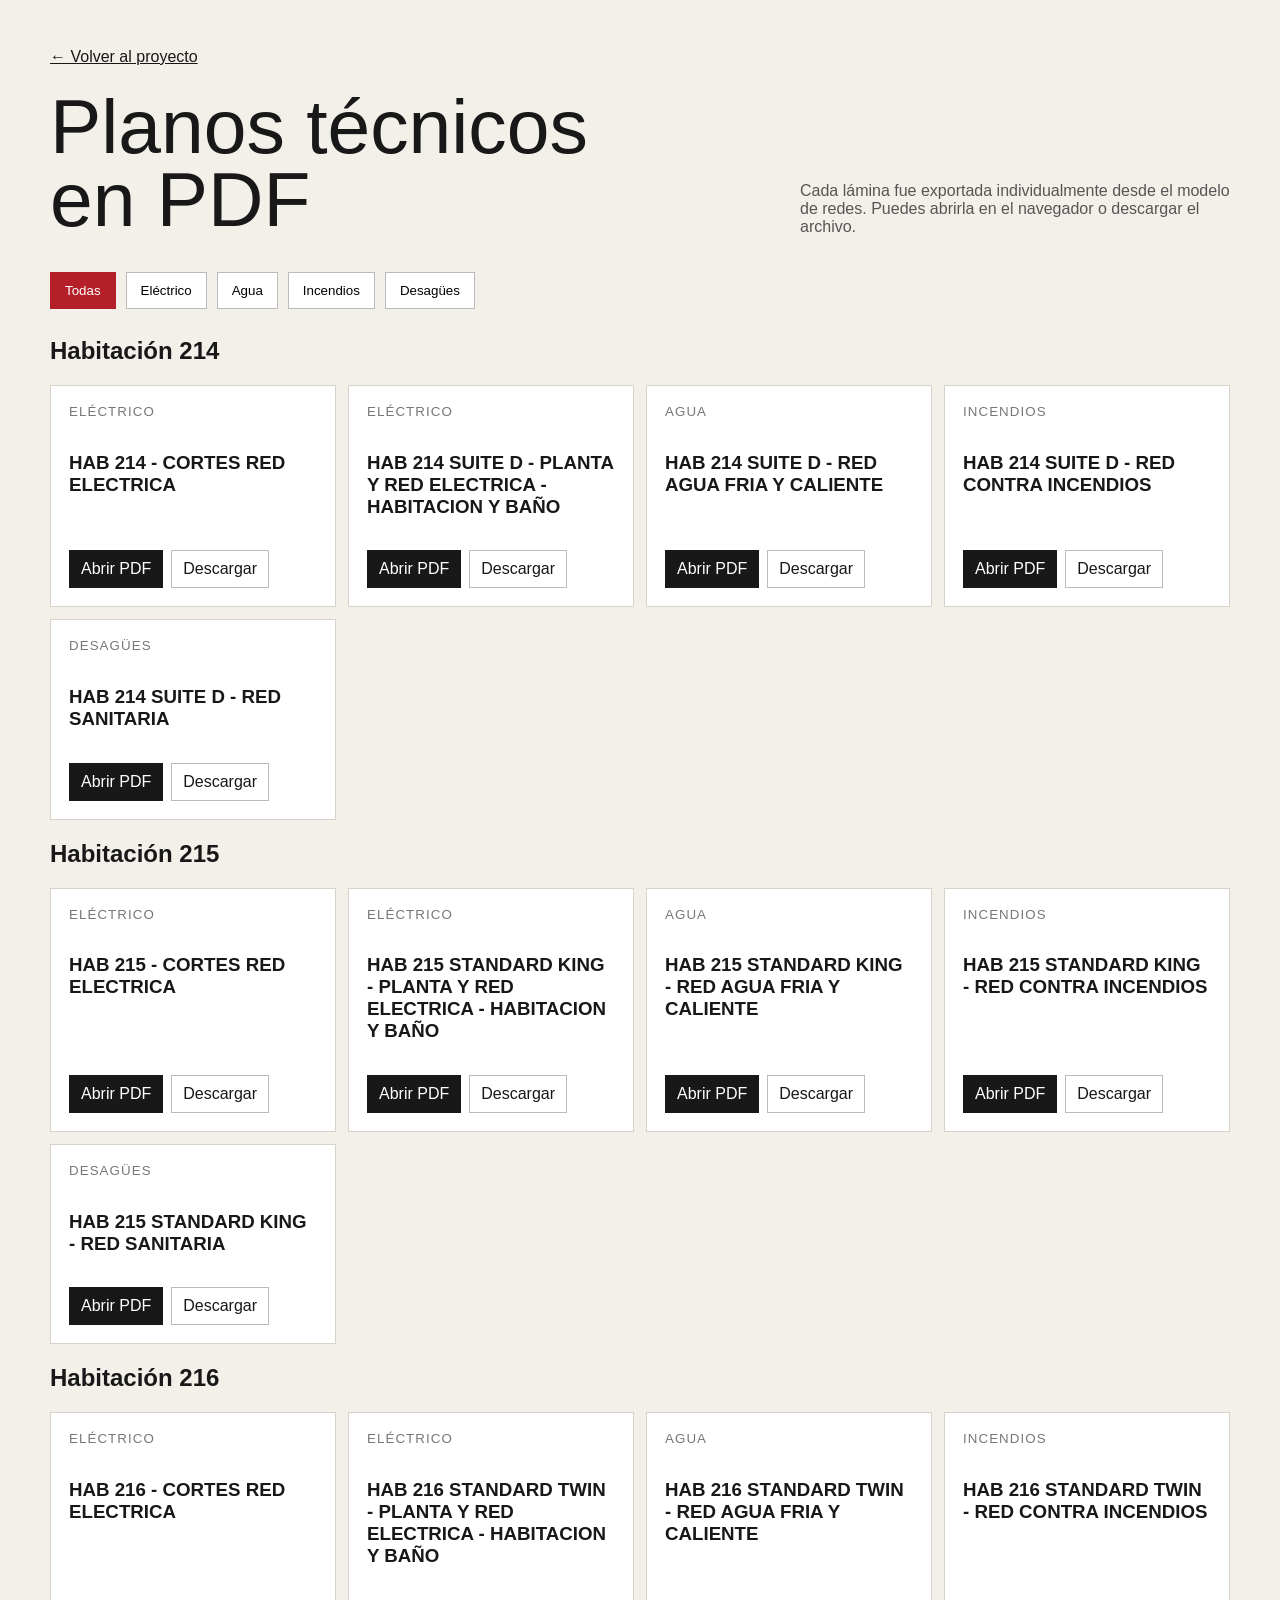
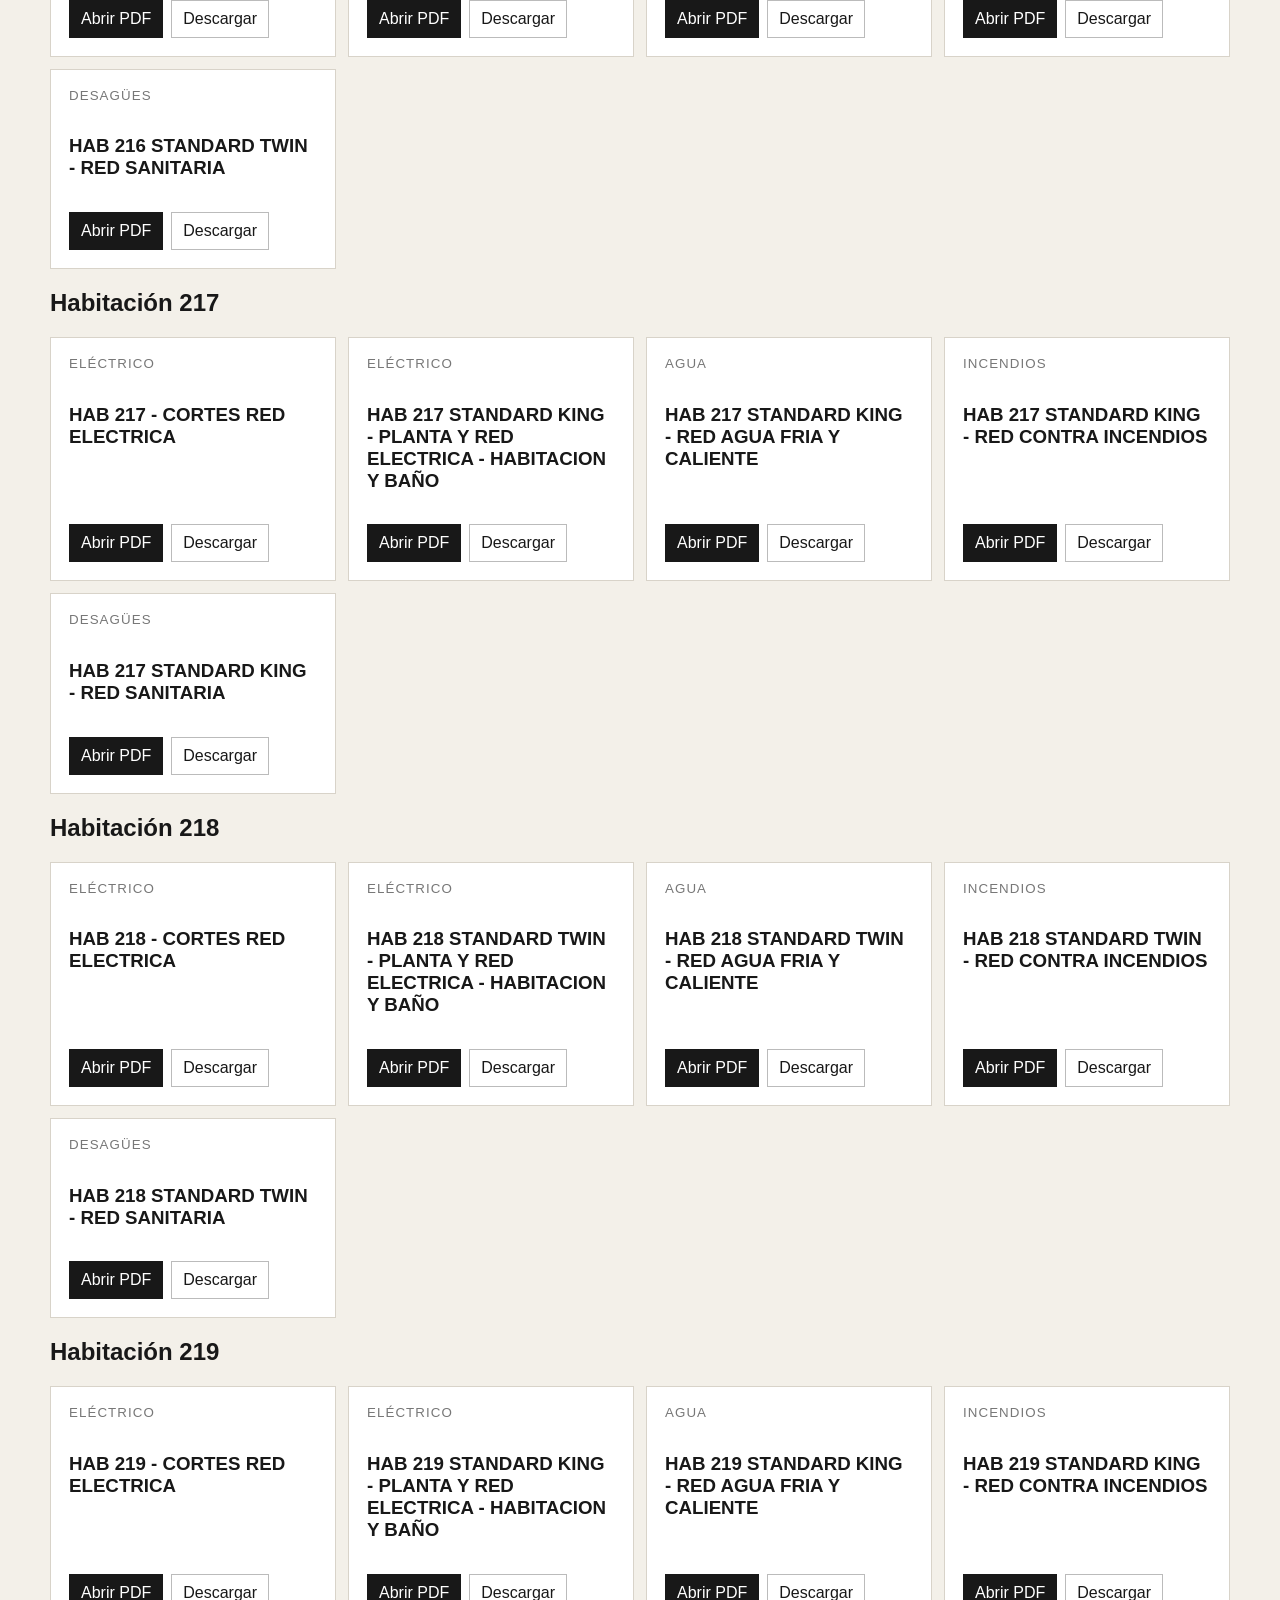
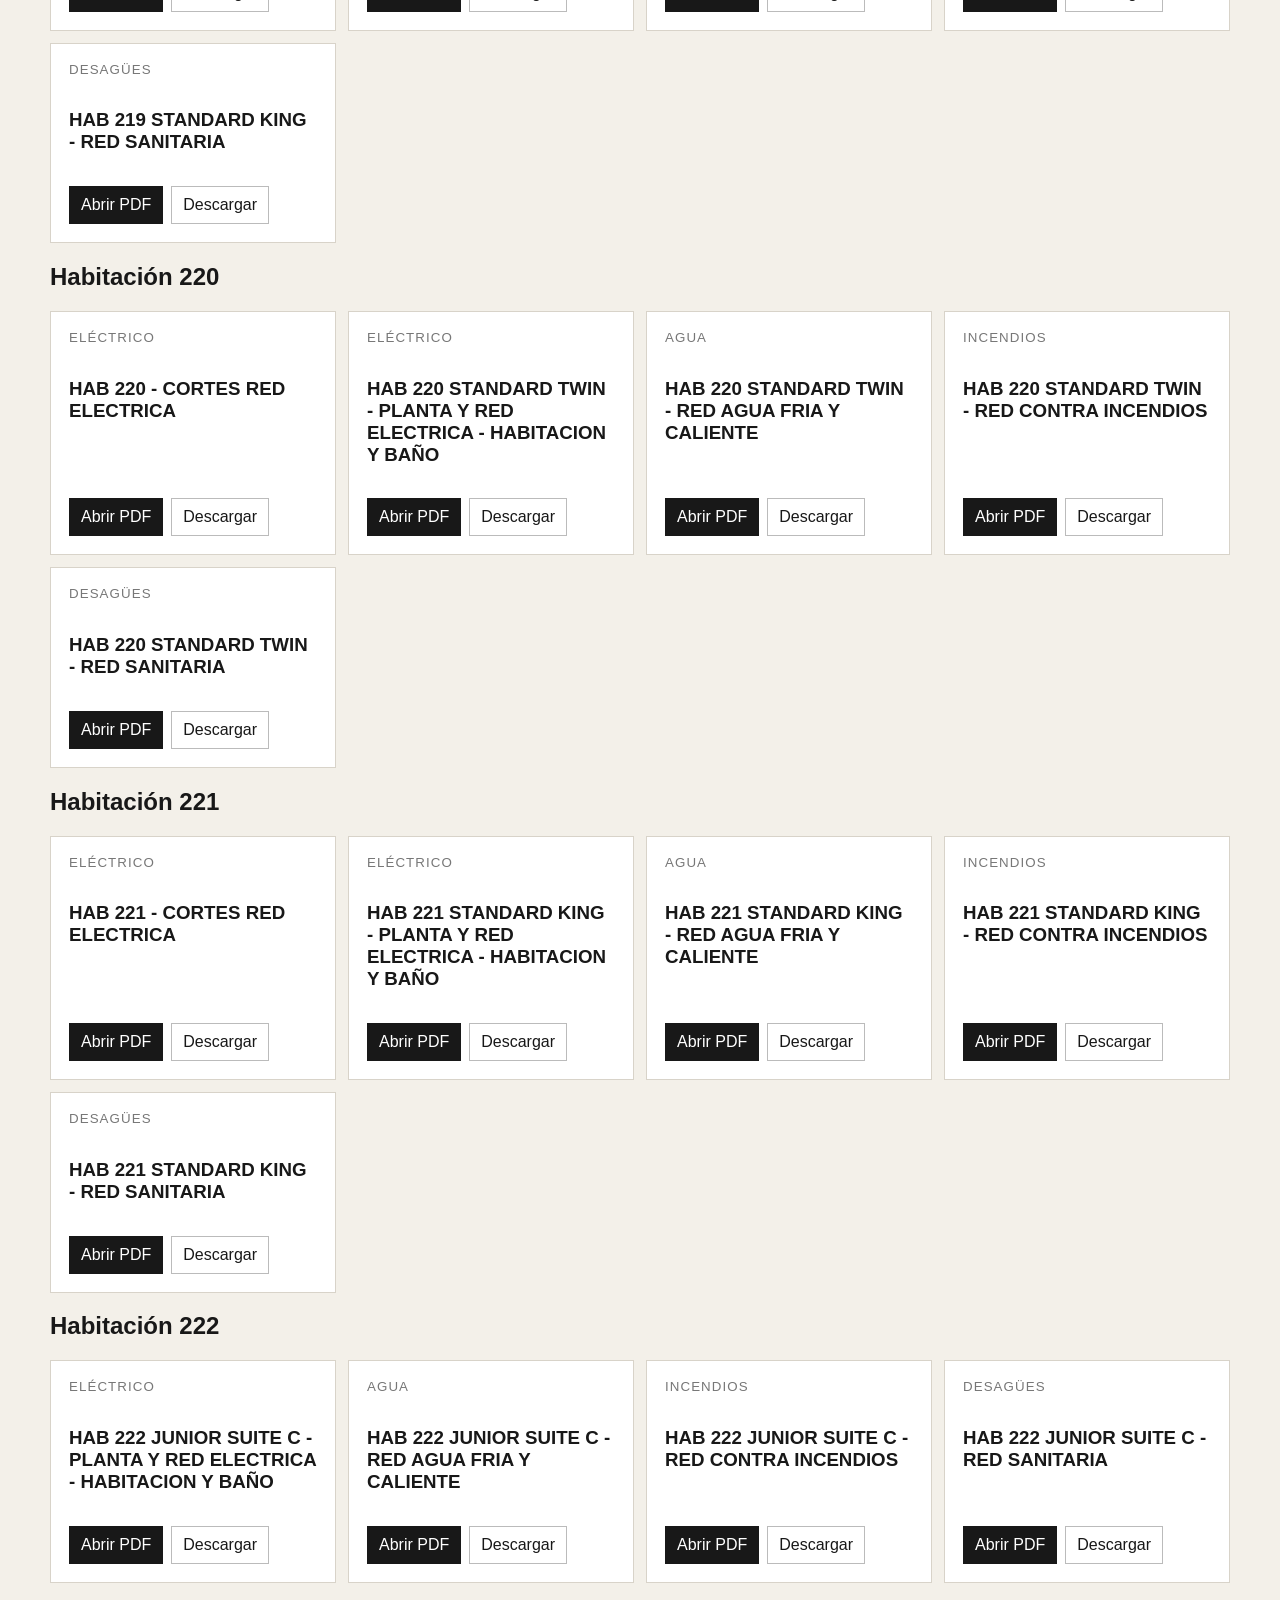
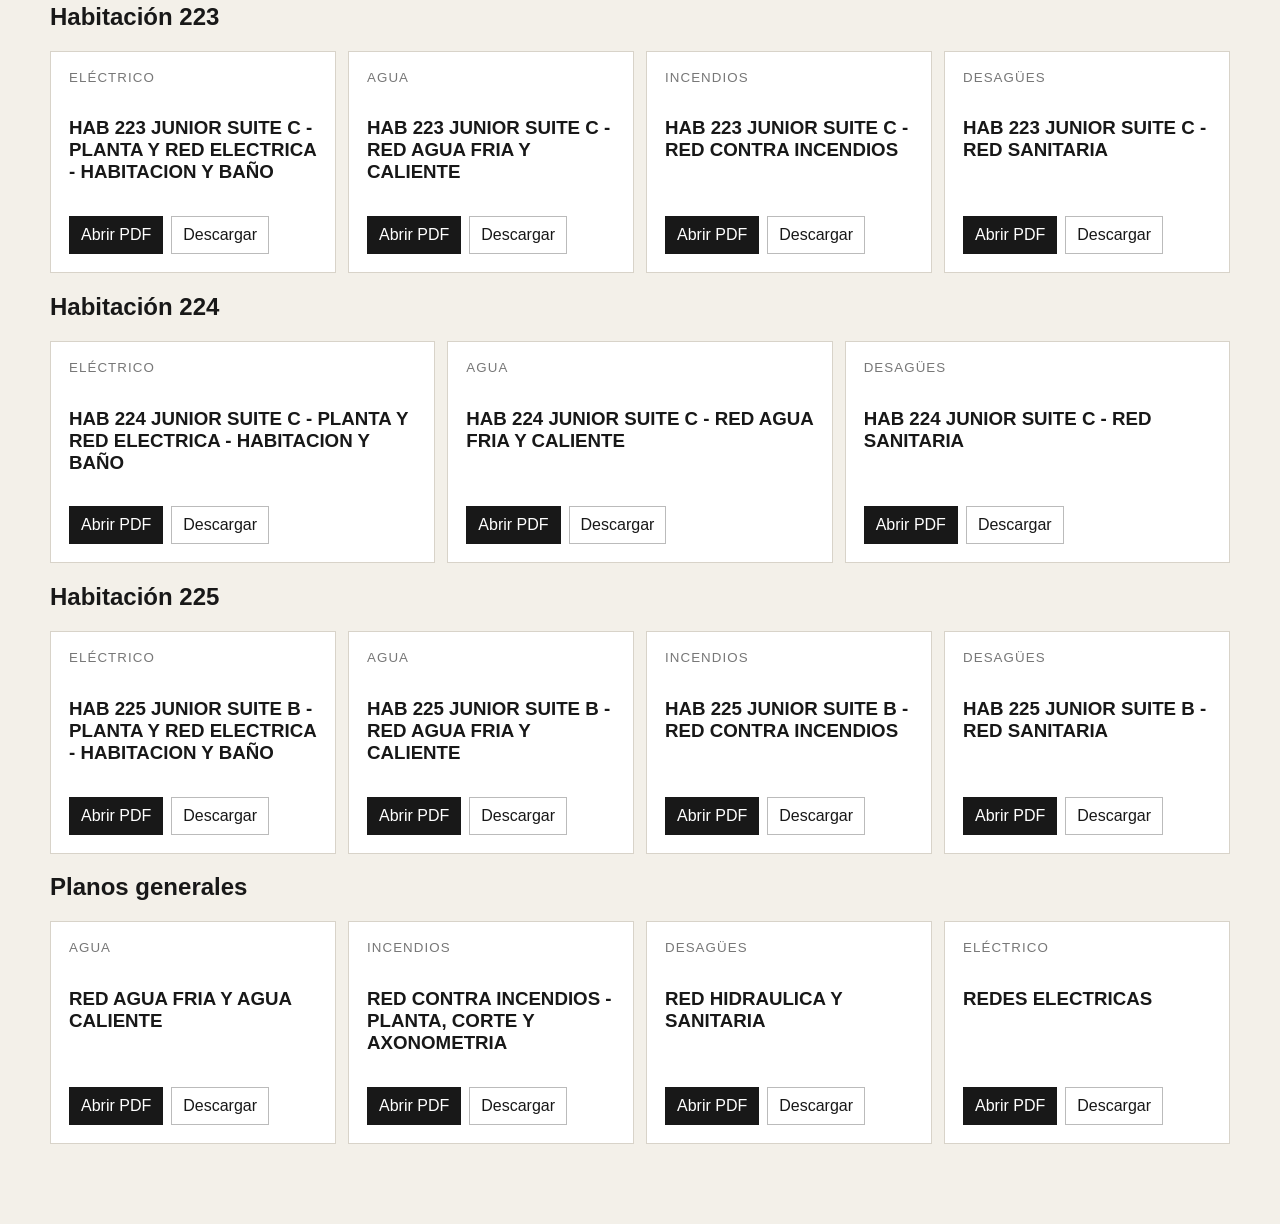
<file: planos-redes.html>
<!doctype html>
<html lang="es">
<head>
  <meta charset="utf-8">
  <meta name="viewport" content="width=device-width, initial-scale=1">
  <title>Planos técnicos PDF · Hotel La Fontana</title>
  <style>
    :root{font-family:Arial,sans-serif;color:#181818;background:#f3f0e9}body{margin:0}main{max-width:1180px;margin:auto;padding:48px 22px 80px}a{color:inherit}header{display:flex;justify-content:space-between;gap:20px;align-items:end;margin-bottom:36px}h1{font-size:clamp(2rem,6vw,5rem);font-weight:400;line-height:.95;margin:0}header p{max-width:430px;margin:0;color:#555}.toolbar{display:flex;gap:10px;flex-wrap:wrap;margin:28px 0}.toolbar button{border:1px solid #bbb;background:#fff;padding:10px 14px;cursor:pointer}.toolbar button[aria-pressed="true"]{background:#b51f2a;color:#fff;border-color:#b51f2a}.grid{display:grid;grid-template-columns:repeat(auto-fit,minmax(270px,1fr));gap:12px}.card{background:#fff;border:1px solid #d8d3c9;padding:18px;display:flex;flex-direction:column;gap:14px}.card small{color:#777;text-transform:uppercase;letter-spacing:.08em}.card h2{font-size:1rem;line-height:1.35;margin:0;font-weight:500}.actions{display:flex;gap:8px;margin-top:auto}.actions a{padding:9px 11px;border:1px solid #bbb;text-decoration:none}.actions a:first-child{background:#181818;color:#fff;border-color:#181818}.back{display:inline-block;margin-bottom:24px}.empty{color:#777}@media(max-width:700px){header{display:block}header p{margin-top:18px}}
  </style>
</head>
<body><main>
  <a class="back" href="./">← Volver al proyecto</a>
  <header><h1>Planos técnicos<br>en PDF</h1><p>Cada lámina fue exportada individualmente desde el modelo de redes. Puedes abrirla en el navegador o descargar el archivo.</p></header>
  <div class="toolbar" id="filters" aria-label="Filtrar planos"></div>
  <section id="plans" aria-live="polite"><p class="empty">Cargando planos…</p></section>
  <script>
    const classify=n=>/CONTRA INCENDIOS/.test(n)?'Incendios':/SANITARIA/.test(n)?'Desagües':/AGUA FRIA|HIDRAULICA/.test(n)?'Agua':/ELECTRICA/.test(n)?'Eléctrico':'General';
    const label=n=>n.replace(/^Sheet-/,'').replace(/\.pdf$/i,'');
    const base='assets/planos/redes/';
    const plans=document.querySelector('#plans'), filters=document.querySelector('#filters');
    fetch(base+'manifest.json').then(r=>r.json()).then(files=>{
      const data=files.map(file=>({file,name:label(file),group:classify(file)}));
      const groups=['Todas',...new Set(data.map(x=>x.group))];
      filters.innerHTML=groups.map((g,i)=>`<button aria-pressed="${i===0}" data-group="${g}">${g}</button>`).join('');
      const draw=g=>{const rows=g==='Todas'?data:data.filter(x=>x.group===g);const rooms=new Map();rows.forEach(x=>{const m=x.name.match(/\bHAB\s*(\d{3})\b/i);const key=m?m[1]:'Planos generales';if(!rooms.has(key))rooms.set(key,[]);rooms.get(key).push(x)});plans.innerHTML=[...rooms].map(([room,items])=>`<section class="room"><h2>${room==='Planos generales'?room:`Habitación ${room}`}</h2><div class="grid">${items.map(x=>`<article class="card"><small>${x.group}</small><h3>${x.name}</h3><div class="actions"><a href="${base+encodeURIComponent(x.file)}" target="_blank" rel="noopener">Abrir PDF</a><a href="${base+encodeURIComponent(x.file)}" download>Descargar</a></div></article>`).join('')}</div></section>`).join('')||'<p class="empty">No hay planos en esta categoría.</p>'};
      filters.addEventListener('click',e=>{const b=e.target.closest('button');if(!b)return;filters.querySelectorAll('button').forEach(x=>x.setAttribute('aria-pressed',String(x===b)));draw(b.dataset.group)});draw('Todas');
    }).catch(()=>plans.innerHTML='<p class="empty">No fue posible cargar la lista de planos.</p>');
  </script>
</main></body></html>
</file>
